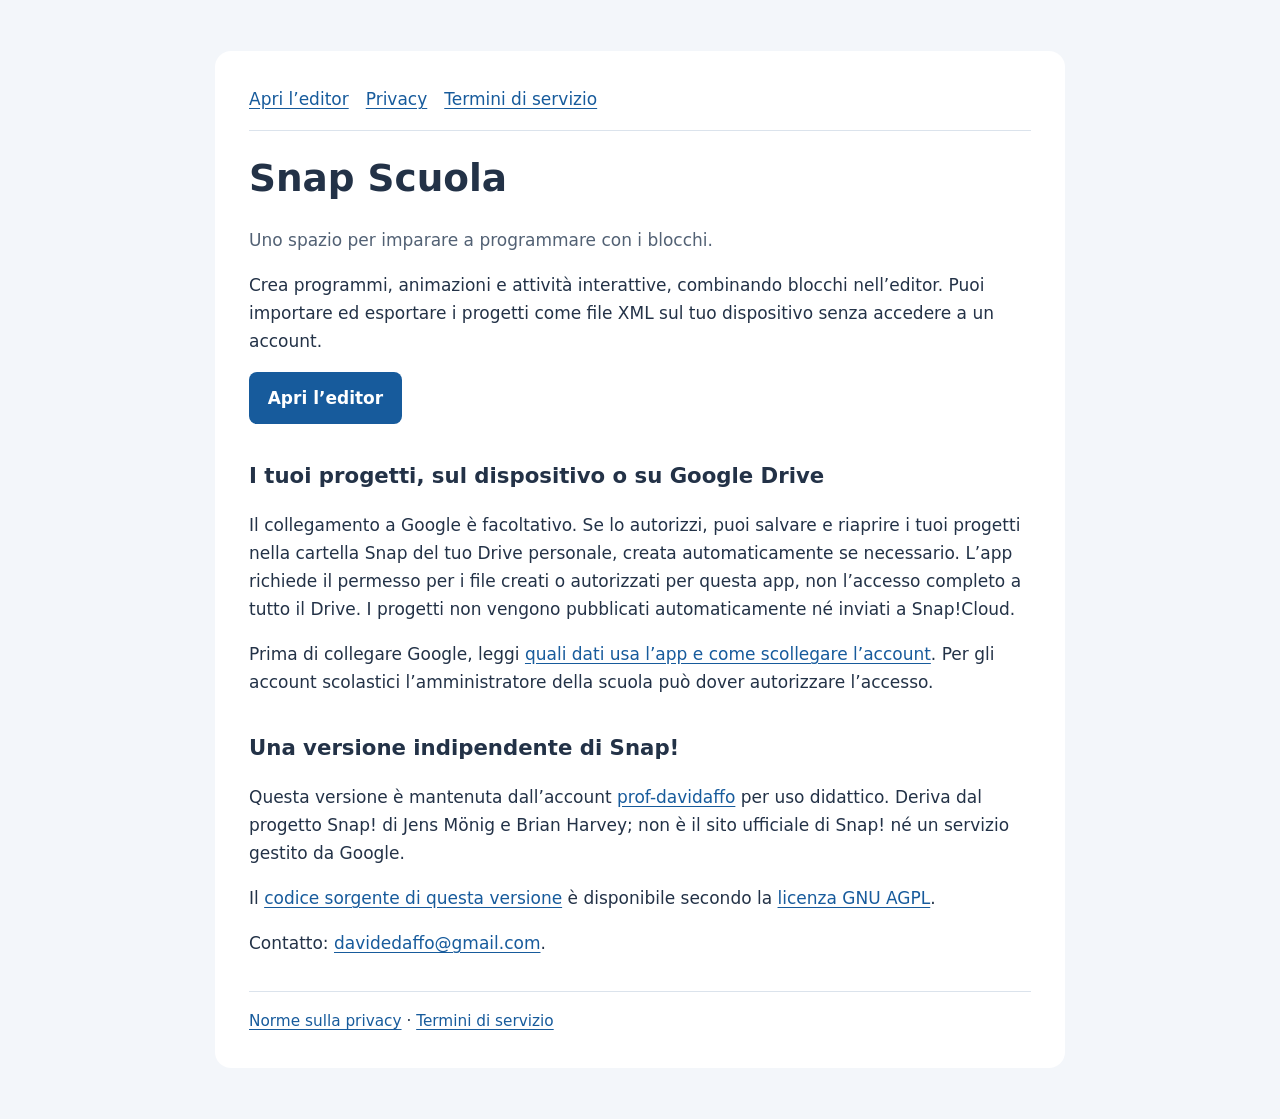
<file: about.html>
<!DOCTYPE html>
<html lang="it">
<head>
    <meta charset="utf-8">
    <meta name="viewport" content="width=device-width, initial-scale=1">
    <meta name="description" content="Snap Scuola: editor didattico di programmazione a blocchi con salvataggio locale e Google Drive facoltativo.">
    <title>Snap Scuola — Programmazione a blocchi</title>
    <link rel="stylesheet" href="info.css">
    <link rel="icon" href="src/favicon.ico">
</head>
<body>
<main>
    <nav aria-label="Navigazione">
        <a href="snap.html">Apri l’editor</a>
        <a href="privacy.html">Privacy</a>
        <a href="terms.html">Termini di servizio</a>
    </nav>
    <h1>Snap Scuola</h1>
    <p class="subtitle">Uno spazio per imparare a programmare con i blocchi.</p>
    <p>Crea programmi, animazioni e attività interattive, combinando blocchi
        nell’editor. Puoi importare ed esportare i progetti come file XML sul
        tuo dispositivo senza accedere a un account.</p>
    <p><a class="button" href="snap.html">Apri l’editor</a></p>
    <h2>I tuoi progetti, sul dispositivo o su Google Drive</h2>
    <p>Il collegamento a Google è facoltativo. Se lo autorizzi, puoi salvare e
        riaprire i tuoi progetti nella cartella Snap del tuo Drive personale,
        creata automaticamente se necessario. L’app richiede il
        permesso per i file creati o autorizzati per questa app, non l’accesso
        completo a tutto il Drive. I progetti non vengono pubblicati
        automaticamente né inviati a Snap!Cloud.</p>
    <p>Prima di collegare Google, leggi <a href="privacy.html">quali dati usa
        l’app e come scollegare l’account</a>. Per gli account scolastici
        l’amministratore della scuola può dover autorizzare l’accesso.</p>
    <h2>Una versione indipendente di Snap!</h2>
    <p>Questa versione è mantenuta dall’account
        <a href="https://github.com/prof-davidaffo">prof-davidaffo</a> per uso
        didattico. Deriva dal progetto Snap! di Jens Mönig e Brian Harvey;
        non è il sito ufficiale di Snap! né un servizio gestito da Google.</p>
    <p>Il <a href="https://github.com/prof-davidaffo/Snap">codice sorgente di
        questa versione</a> è disponibile secondo la
        <a href="LICENSE">licenza GNU AGPL</a>.</p>
    <p>Contatto: <a href="mailto:davidedaffo@gmail.com">davidedaffo@gmail.com</a>.</p>
    <footer>
        <a href="privacy.html">Norme sulla privacy</a> ·
        <a href="terms.html">Termini di servizio</a>
    </footer>
</main>
</body>
</html>
</file>
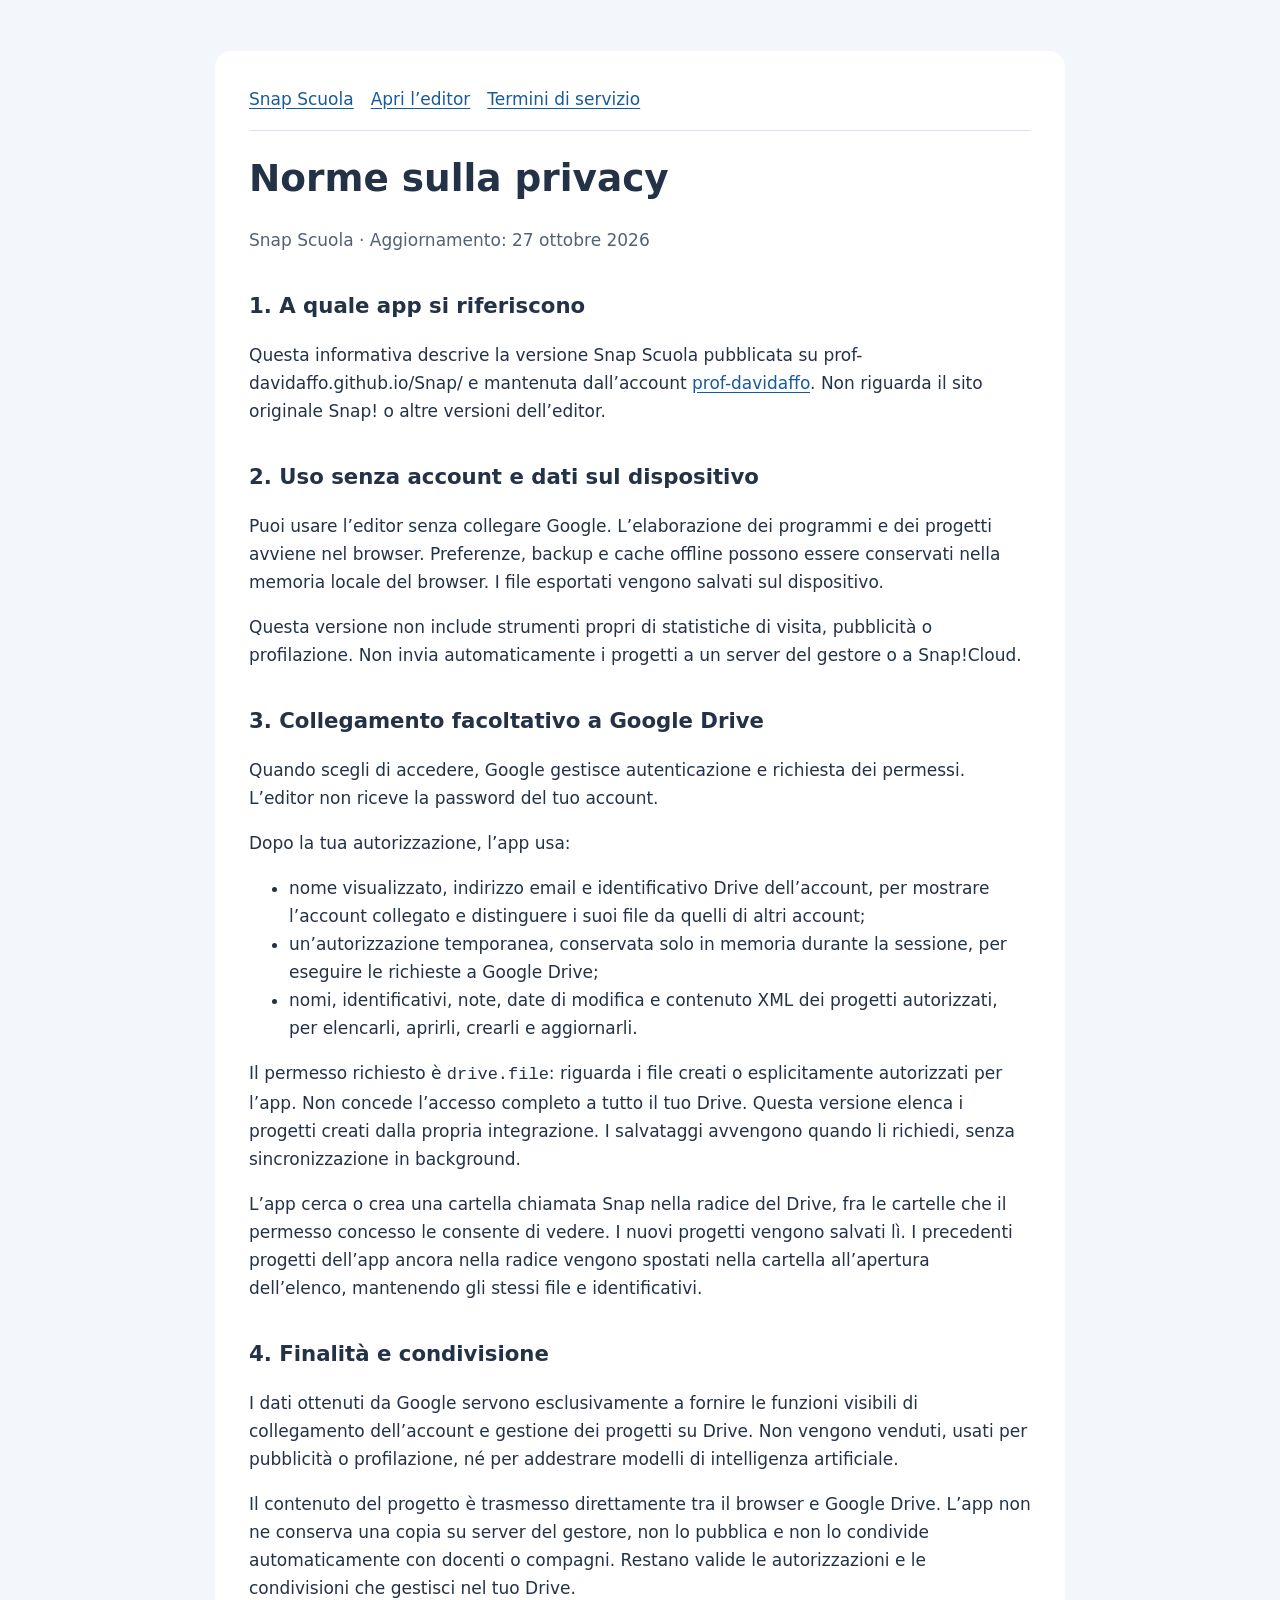
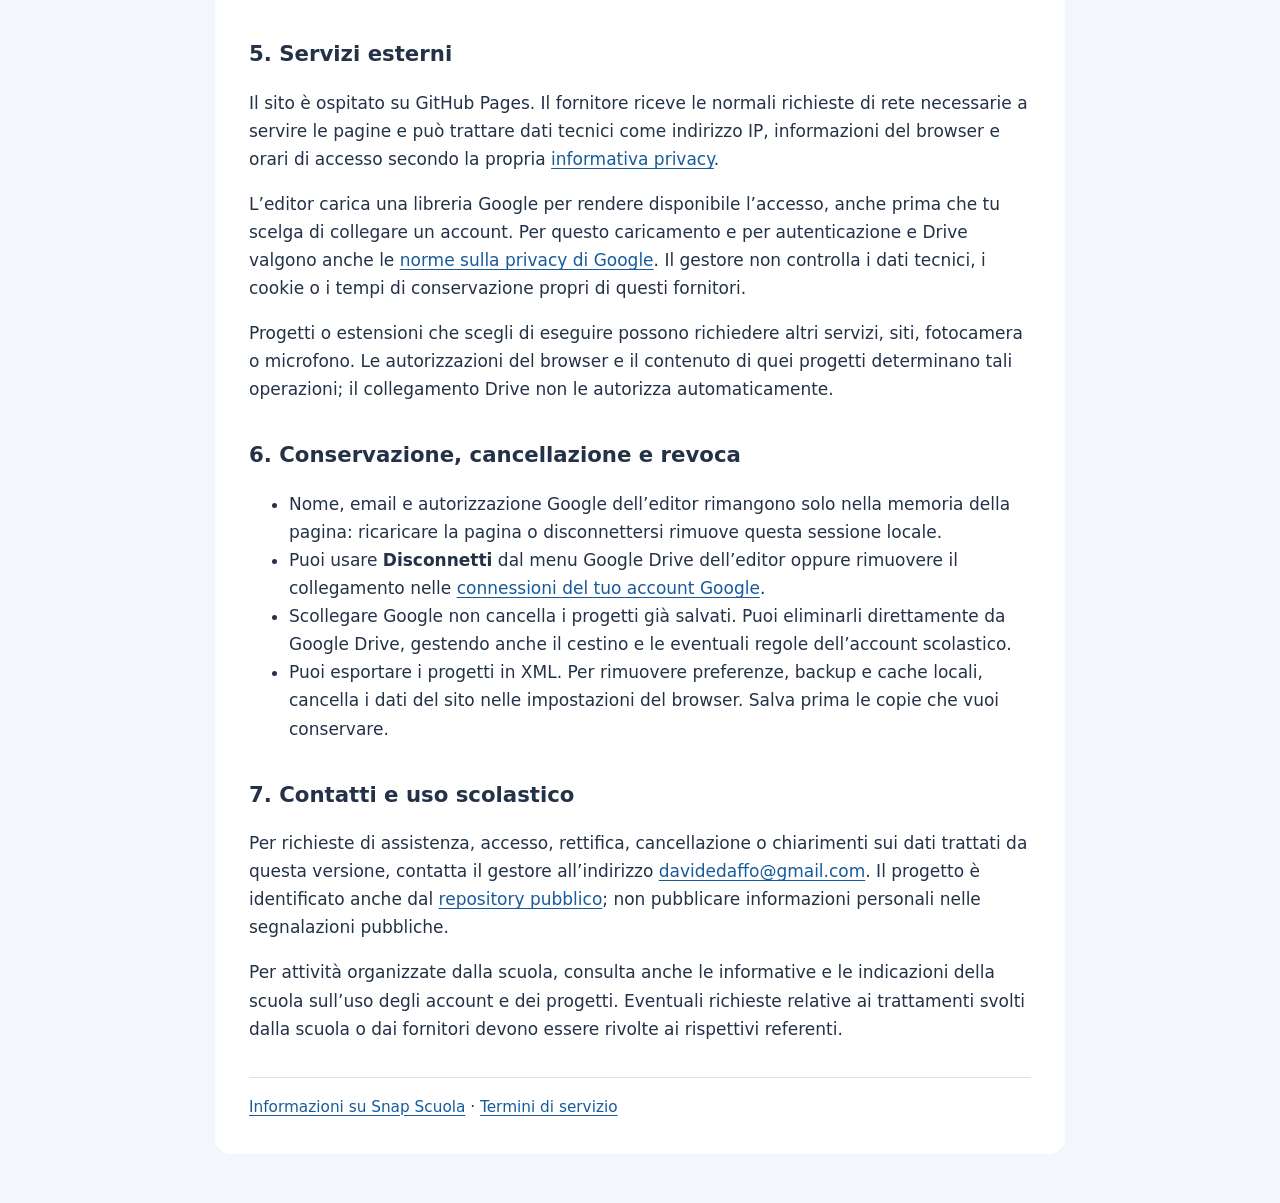
<file: privacy.html>
<!DOCTYPE html>
<html lang="it">
<head>
    <meta charset="utf-8">
    <meta name="viewport" content="width=device-width, initial-scale=1">
    <title>Norme sulla privacy — Snap Scuola</title>
    <link rel="stylesheet" href="info.css">
</head>
<body>
<main>
    <nav aria-label="Navigazione">
        <a href="about.html">Snap Scuola</a>
        <a href="snap.html">Apri l’editor</a>
        <a href="terms.html">Termini di servizio</a>
    </nav>
    <h1>Norme sulla privacy</h1>
    <p class="updated">Snap Scuola · Aggiornamento: 27 ottobre 2026</p>
    <h2>1. A quale app si riferiscono</h2>
    <p>Questa informativa descrive la versione Snap Scuola pubblicata su
        prof-davidaffo.github.io/Snap/ e mantenuta dall’account
        <a href="https://github.com/prof-davidaffo">prof-davidaffo</a>.
        Non riguarda il sito originale Snap! o altre versioni dell’editor.</p>
    <h2>2. Uso senza account e dati sul dispositivo</h2>
    <p>Puoi usare l’editor senza collegare Google. L’elaborazione dei programmi
        e dei progetti avviene nel browser. Preferenze, backup e cache offline
        possono essere conservati nella memoria locale del browser.
        I file esportati vengono salvati sul dispositivo.</p>
    <p>Questa versione non include strumenti propri di statistiche di visita,
        pubblicità o profilazione. Non invia automaticamente i progetti a
        un server del gestore o a Snap!Cloud.</p>
    <h2>3. Collegamento facoltativo a Google Drive</h2>
    <p>Quando scegli di accedere, Google gestisce autenticazione e richiesta
        dei permessi. L’editor non riceve la password del tuo account.</p>
    <p>Dopo la tua autorizzazione, l’app usa:</p>
    <ul>
        <li>nome visualizzato, indirizzo email e identificativo Drive
            dell’account, per mostrare l’account collegato e distinguere i
            suoi file da quelli di altri account;</li>
        <li>un’autorizzazione temporanea, conservata solo in memoria durante
            la sessione, per eseguire le richieste a Google Drive;</li>
        <li>nomi, identificativi, note, date di modifica e contenuto XML dei
            progetti autorizzati, per elencarli, aprirli, crearli e aggiornarli.</li>
    </ul>
    <p>Il permesso richiesto è <code>drive.file</code>: riguarda i file creati
        o esplicitamente autorizzati per l’app. Non concede l’accesso completo
        a tutto il tuo Drive. Questa versione elenca i progetti creati dalla
        propria integrazione. I salvataggi avvengono quando li richiedi,
        senza sincronizzazione in background.</p>
    <p>L’app cerca o crea una cartella chiamata Snap nella radice del Drive,
        fra le cartelle che il permesso concesso le consente di vedere.
        I nuovi progetti vengono salvati lì. I precedenti progetti dell’app
        ancora nella radice vengono spostati nella cartella all’apertura
        dell’elenco, mantenendo gli stessi file e identificativi.</p>
    <h2>4. Finalità e condivisione</h2>
    <p>I dati ottenuti da Google servono esclusivamente a fornire le funzioni
        visibili di collegamento dell’account e gestione dei progetti su Drive.
        Non vengono venduti, usati per pubblicità o profilazione, né per
        addestrare modelli di intelligenza artificiale.</p>
    <p>Il contenuto del progetto è trasmesso direttamente tra il browser e
        Google Drive. L’app non ne conserva una copia su server del gestore,
        non lo pubblica e non lo condivide automaticamente con docenti o
        compagni. Restano valide le autorizzazioni e le condivisioni che
        gestisci nel tuo Drive.</p>
    <h2>5. Servizi esterni</h2>
    <p>Il sito è ospitato su GitHub Pages. Il fornitore riceve le normali
        richieste di rete necessarie a servire le pagine e può trattare dati
        tecnici come indirizzo IP, informazioni del browser e orari di accesso
        secondo la propria
        <a href="https://docs.github.com/en/site-policy/privacy-policies/github-general-privacy-statement">informativa privacy</a>.</p>
    <p>L’editor carica una libreria Google per rendere disponibile l’accesso,
        anche prima che tu scelga di collegare un account. Per questo
        caricamento e per autenticazione e Drive valgono anche le
        <a href="https://policies.google.com/privacy">norme sulla privacy di Google</a>.
        Il gestore non controlla i dati tecnici, i cookie o i tempi di
        conservazione propri di questi fornitori.</p>
    <p>Progetti o estensioni che scegli di eseguire possono richiedere altri
        servizi, siti, fotocamera o microfono. Le autorizzazioni del browser
        e il contenuto di quei progetti determinano tali operazioni;
        il collegamento Drive non le autorizza automaticamente.</p>
    <h2>6. Conservazione, cancellazione e revoca</h2>
    <ul>
        <li>Nome, email e autorizzazione Google dell’editor rimangono solo
            nella memoria della pagina: ricaricare la pagina o disconnettersi
            rimuove questa sessione locale.</li>
        <li>Puoi usare <strong>Disconnetti</strong> dal menu Google Drive
            dell’editor oppure rimuovere il collegamento nelle
            <a href="https://myaccount.google.com/connections">connessioni del tuo account Google</a>.</li>
        <li>Scollegare Google non cancella i progetti già salvati. Puoi
            eliminarli direttamente da Google Drive, gestendo anche il
            cestino e le eventuali regole dell’account scolastico.</li>
        <li>Puoi esportare i progetti in XML. Per rimuovere preferenze,
            backup e cache locali, cancella i dati del sito nelle impostazioni
            del browser. Salva prima le copie che vuoi conservare.</li>
    </ul>
    <h2>7. Contatti e uso scolastico</h2>
    <p>Per richieste di assistenza, accesso, rettifica, cancellazione o
        chiarimenti sui dati trattati da questa versione, contatta il gestore
        all’indirizzo <a href="mailto:davidedaffo@gmail.com">davidedaffo@gmail.com</a>.
        Il progetto è identificato anche dal
        <a href="https://github.com/prof-davidaffo/Snap">repository pubblico</a>;
        non pubblicare informazioni personali nelle segnalazioni pubbliche.</p>
    <p>Per attività organizzate dalla scuola, consulta anche le informative
        e le indicazioni della scuola sull’uso degli account e dei progetti.
        Eventuali richieste relative ai trattamenti svolti dalla scuola o dai
        fornitori devono essere rivolte ai rispettivi referenti.</p>
    <footer>
        <a href="about.html">Informazioni su Snap Scuola</a> ·
        <a href="terms.html">Termini di servizio</a>
    </footer>
</main>
</body>
</html>
</file>
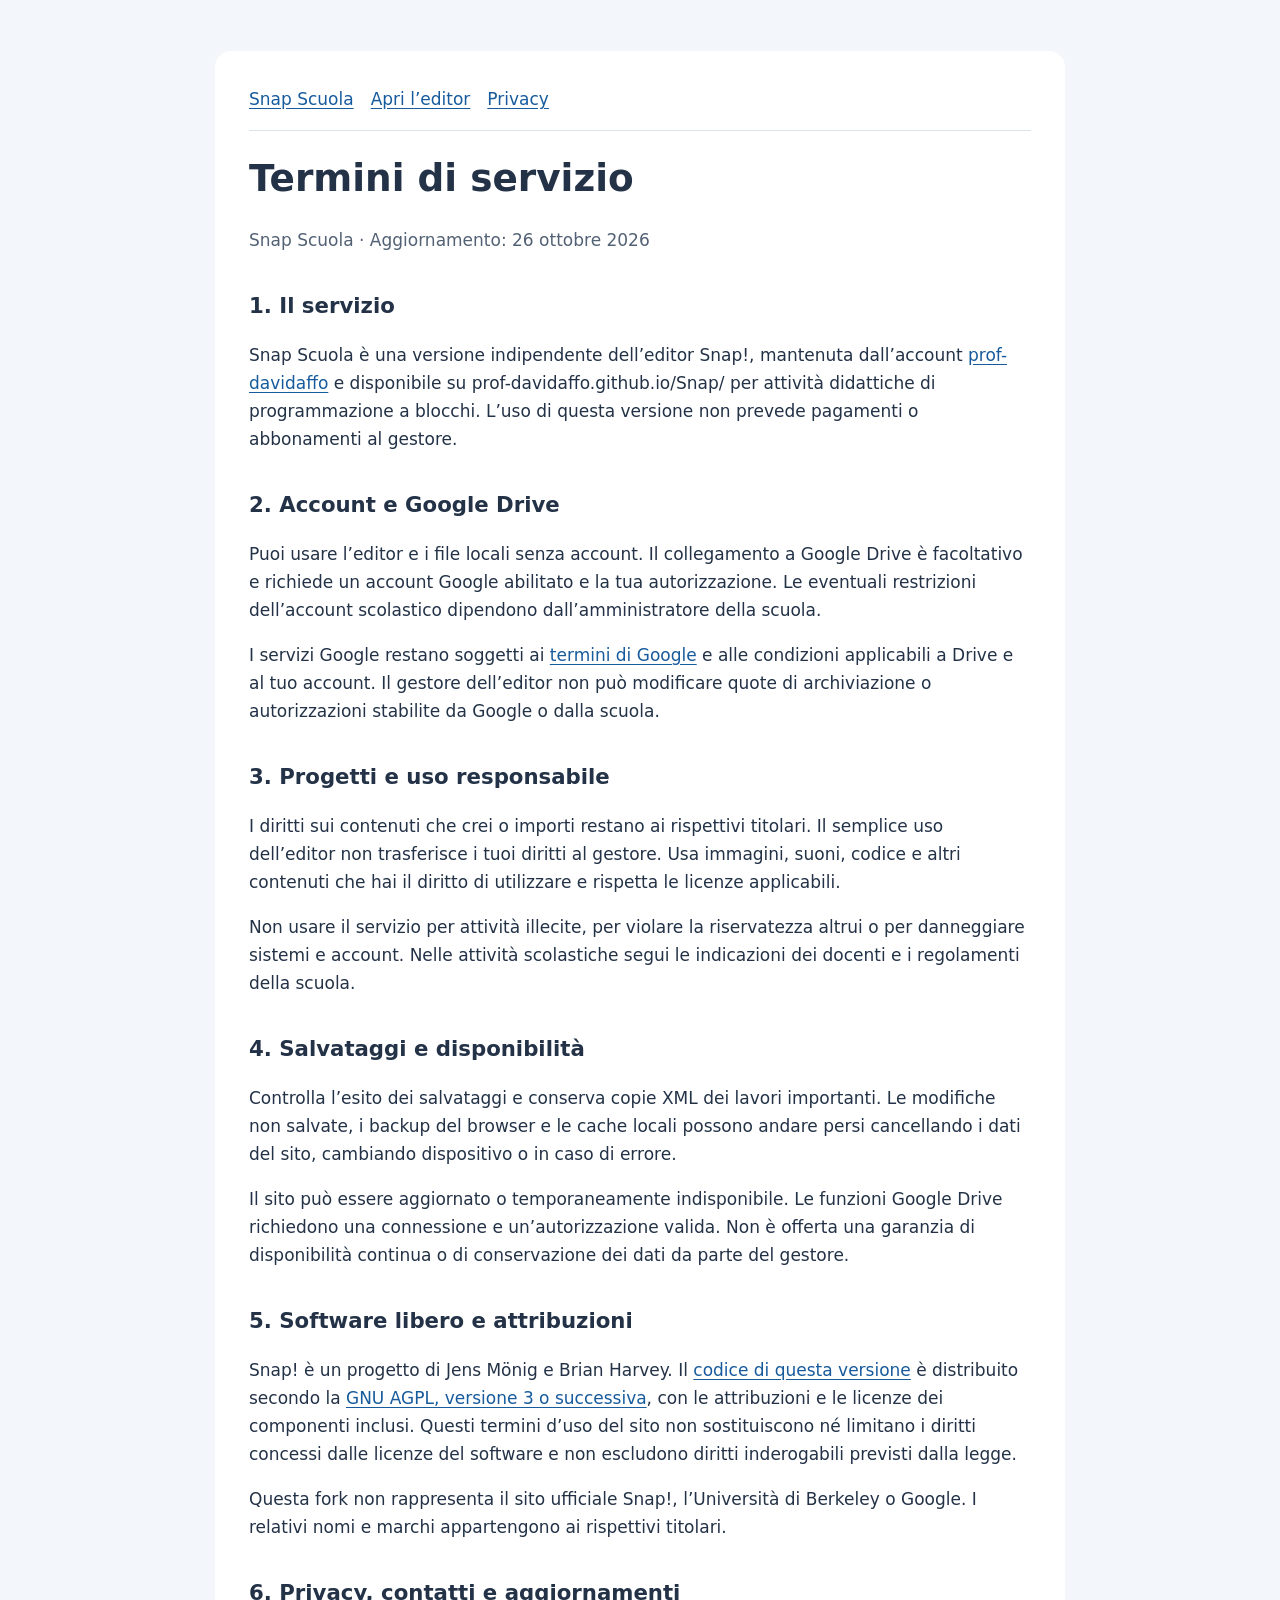
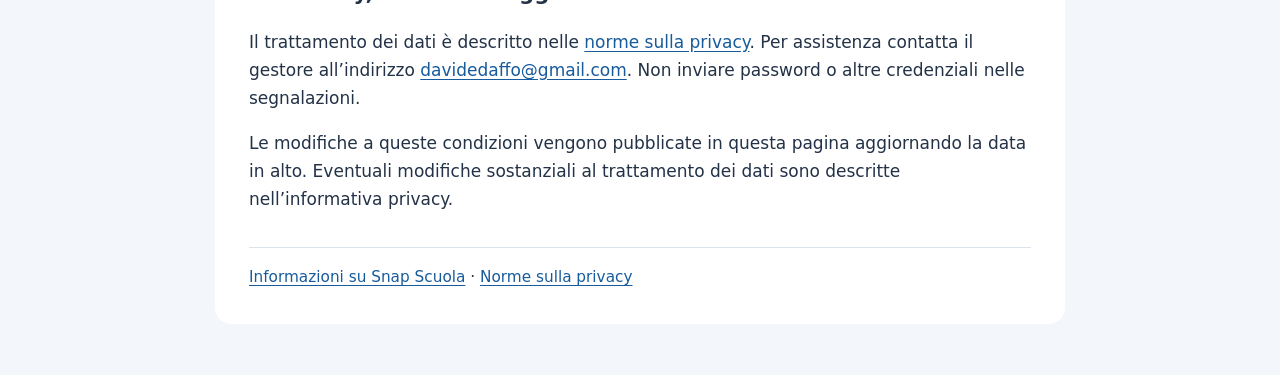
<file: terms.html>
<!DOCTYPE html>
<html lang="it">
<head>
    <meta charset="utf-8">
    <meta name="viewport" content="width=device-width, initial-scale=1">
    <title>Termini di servizio — Snap Scuola</title>
    <link rel="stylesheet" href="info.css">
</head>
<body>
<main>
    <nav aria-label="Navigazione">
        <a href="about.html">Snap Scuola</a>
        <a href="snap.html">Apri l’editor</a>
        <a href="privacy.html">Privacy</a>
    </nav>
    <h1>Termini di servizio</h1>
    <p class="updated">Snap Scuola · Aggiornamento: 26 ottobre 2026</p>
    <h2>1. Il servizio</h2>
    <p>Snap Scuola è una versione indipendente dell’editor Snap!, mantenuta
        dall’account <a href="https://github.com/prof-davidaffo">prof-davidaffo</a>
        e disponibile su prof-davidaffo.github.io/Snap/ per attività didattiche
        di programmazione a blocchi. L’uso di questa versione non prevede
        pagamenti o abbonamenti al gestore.</p>
    <h2>2. Account e Google Drive</h2>
    <p>Puoi usare l’editor e i file locali senza account. Il collegamento a
        Google Drive è facoltativo e richiede un account Google abilitato e la
        tua autorizzazione. Le eventuali restrizioni dell’account scolastico
        dipendono dall’amministratore della scuola.</p>
    <p>I servizi Google restano soggetti ai
        <a href="https://policies.google.com/terms">termini di Google</a>
        e alle condizioni applicabili a Drive e al tuo account. Il gestore
        dell’editor non può modificare quote di archiviazione o autorizzazioni
        stabilite da Google o dalla scuola.</p>
    <h2>3. Progetti e uso responsabile</h2>
    <p>I diritti sui contenuti che crei o importi restano ai rispettivi
        titolari. Il semplice uso dell’editor non trasferisce i tuoi diritti
        al gestore. Usa immagini, suoni, codice e altri contenuti che hai il
        diritto di utilizzare e rispetta le licenze applicabili.</p>
    <p>Non usare il servizio per attività illecite, per violare la riservatezza
        altrui o per danneggiare sistemi e account. Nelle attività scolastiche
        segui le indicazioni dei docenti e i regolamenti della scuola.</p>
    <h2>4. Salvataggi e disponibilità</h2>
    <p>Controlla l’esito dei salvataggi e conserva copie XML dei lavori
        importanti. Le modifiche non salvate, i backup del browser e le cache
        locali possono andare persi cancellando i dati del sito, cambiando
        dispositivo o in caso di errore.</p>
    <p>Il sito può essere aggiornato o temporaneamente indisponibile. Le
        funzioni Google Drive richiedono una connessione e un’autorizzazione
        valida. Non è offerta una garanzia di disponibilità continua o di
        conservazione dei dati da parte del gestore.</p>
    <h2>5. Software libero e attribuzioni</h2>
    <p>Snap! è un progetto di Jens Mönig e Brian Harvey. Il
        <a href="https://github.com/prof-davidaffo/Snap">codice di questa versione</a>
        è distribuito secondo la <a href="LICENSE">GNU AGPL, versione 3 o successiva</a>,
        con le attribuzioni e le licenze dei componenti inclusi. Questi termini
        d’uso del sito non sostituiscono né limitano i diritti concessi dalle
        licenze del software e non escludono diritti inderogabili previsti
        dalla legge.</p>
    <p>Questa fork non rappresenta il sito ufficiale Snap!, l’Università di
        Berkeley o Google. I relativi nomi e marchi appartengono ai rispettivi
        titolari.</p>
    <h2>6. Privacy, contatti e aggiornamenti</h2>
    <p>Il trattamento dei dati è descritto nelle
        <a href="privacy.html">norme sulla privacy</a>. Per assistenza contatta
        il gestore all’indirizzo
        <a href="mailto:davidedaffo@gmail.com">davidedaffo@gmail.com</a>.
        Non inviare password o altre credenziali nelle segnalazioni.</p>
    <p>Le modifiche a queste condizioni vengono pubblicate in questa pagina
        aggiornando la data in alto. Eventuali modifiche sostanziali al
        trattamento dei dati sono descritte nell’informativa privacy.</p>
    <footer>
        <a href="about.html">Informazioni su Snap Scuola</a> ·
        <a href="privacy.html">Norme sulla privacy</a>
    </footer>
</main>
</body>
</html>
</file>
<file: info.css>
:root { color-scheme: light; font: 17px/1.65 system-ui, sans-serif; color: #233247; background: #f3f6fa; }
* { box-sizing: border-box; }
body { margin: 0; }
main { max-width: 850px; margin: 3rem auto; padding: 2rem; background: white; border-radius: 16px; }
nav { display: flex; flex-wrap: wrap; gap: 1rem; border-bottom: 1px solid #dbe3ec; padding-bottom: 1rem; }
a { color: #175b9c; text-underline-offset: .18em; }
a:focus-visible { outline: 3px solid #175b9c; outline-offset: 4px; }
h1 { line-height: 1.2; font-size: 2.2rem; }
h2 { font-size: 1.25rem; margin-top: 2rem; }
.subtitle, .updated { color: #526174; }
.button { display: inline-block; padding: .7rem 1.1rem; border-radius: 8px; background: #175b9c; color: white; font-weight: 650; text-decoration: none; }
footer { border-top: 1px solid #dbe3ec; margin-top: 2rem; padding-top: 1rem; font-size: .9rem; }
@media (max-width: 600px) { main { margin: 0; padding: 1.25rem; border-radius: 0; } h1 { font-size: 1.8rem; } }
</file>
